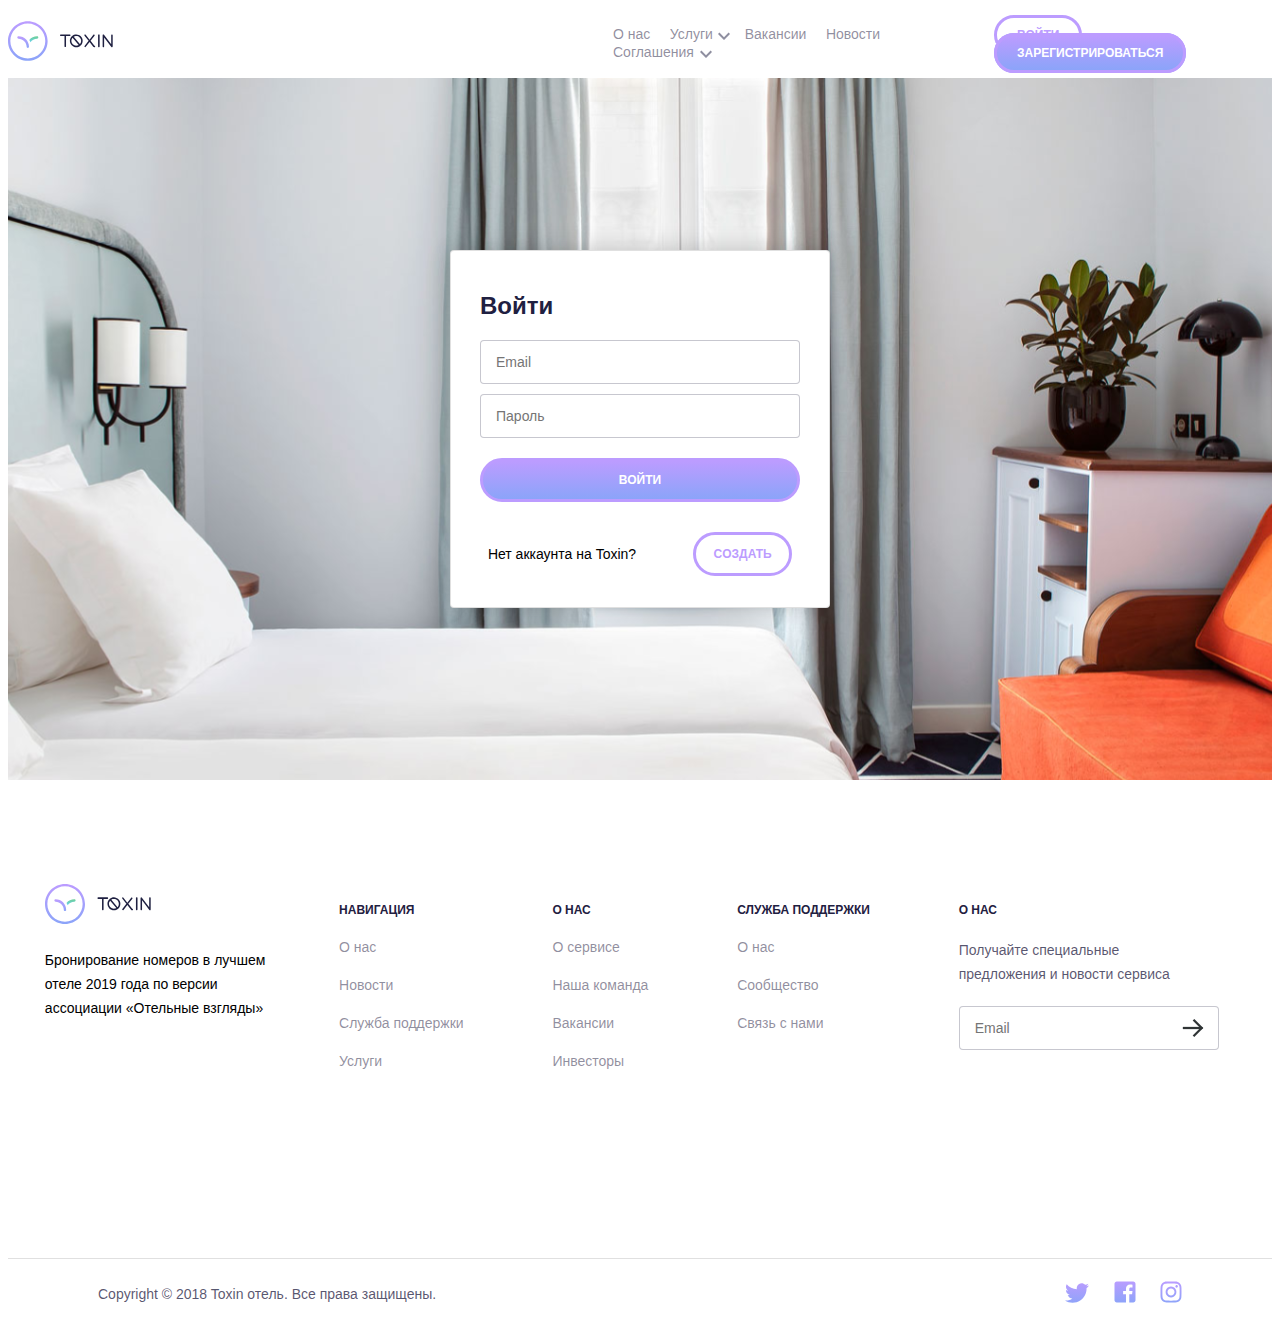
<file: login.html>
<!DOCTYPE html>
<html lang="en">
  <head>
    <meta charset="UTF-8" />
    <meta http-equiv="X-UA-Compatible" content="IE=edge" />
    <meta name="viewport" content="width=device-width, initial-scale=1.0" />
    <link rel="stylesheet" href="loginStyles.css" />
    <title>Логин</title>
  </head>
  <body>
    <header>
      <script src="header.js"></script>
    </header>
    <main>
      <script src="login_main_content.js"></script>
    </main>
    <footer>
      <script src="footer.js"></script>
    </footer>
  </body>
</html>
</file>
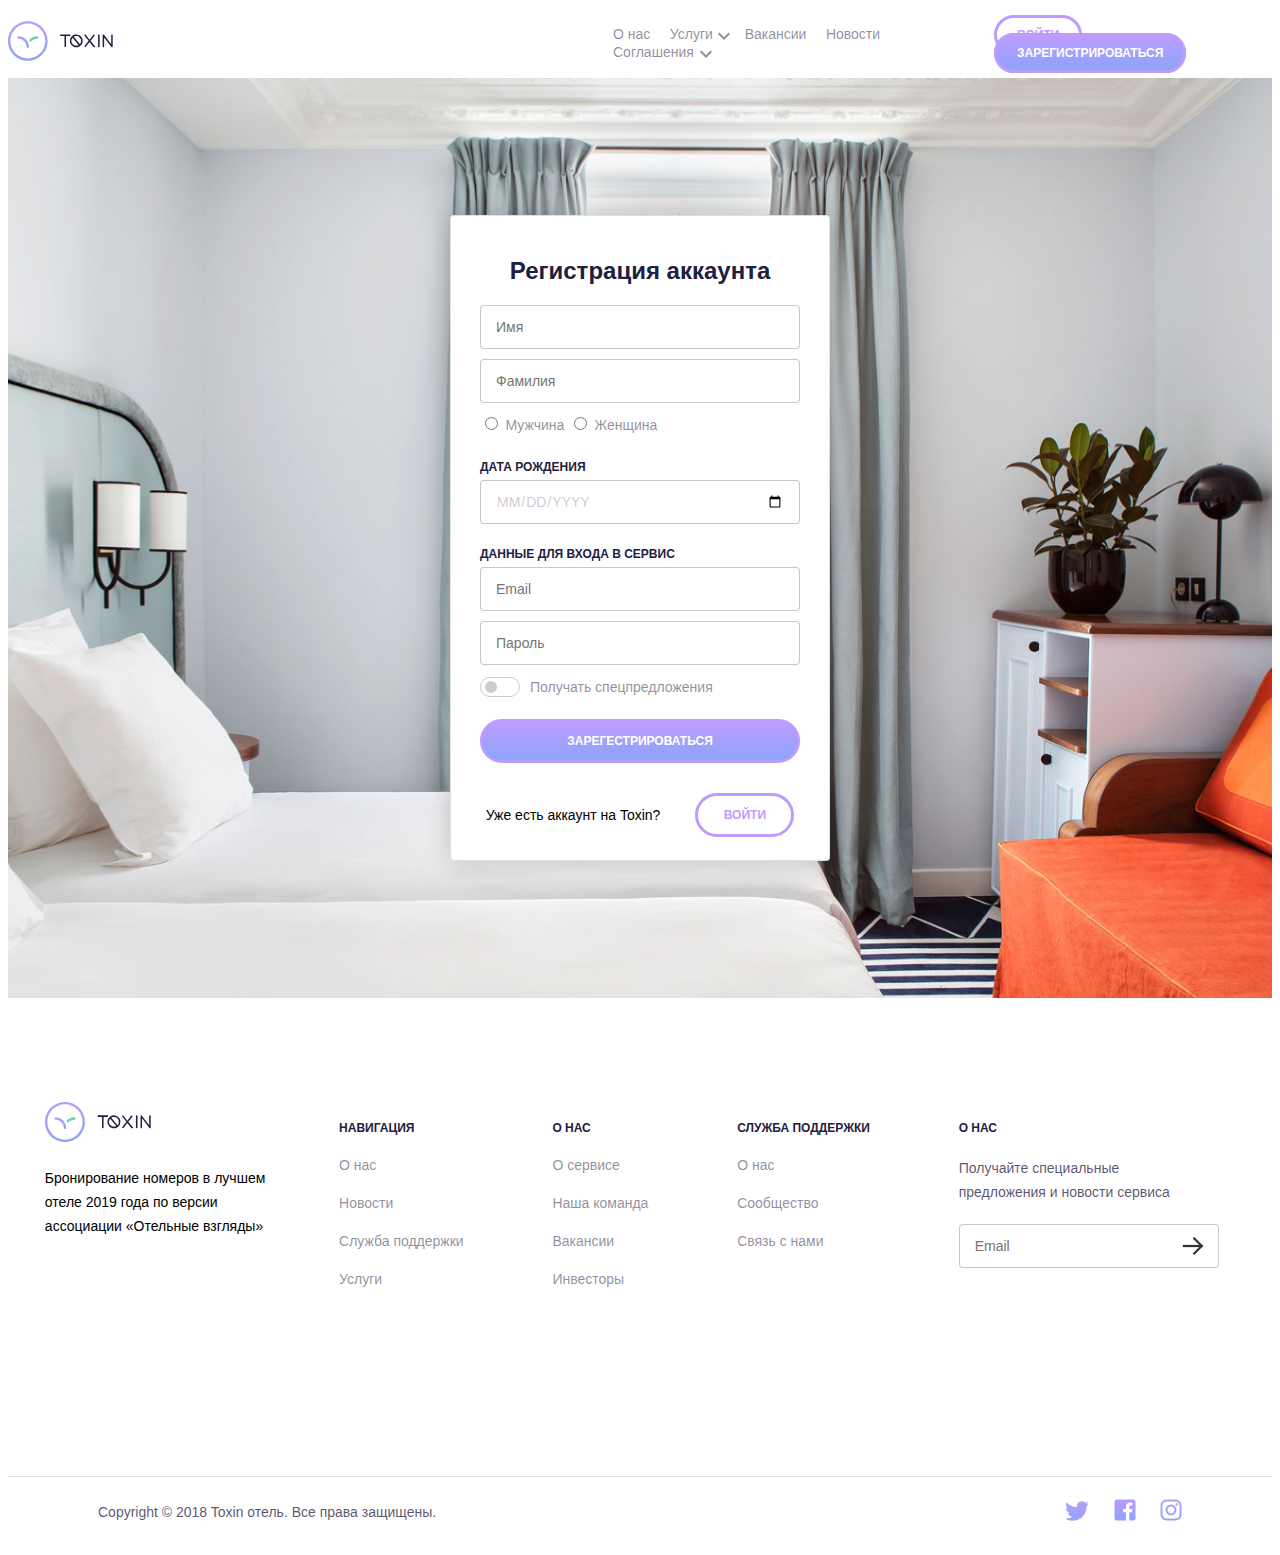
<file: registration.html>
<!DOCTYPE html>
<html lang="en">
  <head>
    <meta charset="UTF-8" />
    <meta http-equiv="X-UA-Compatible" content="IE=edge" />
    <meta name="viewport" content="width=device-width, initial-scale=1.0" />
    <link rel="stylesheet" href="regStyles.css" />
    <title>Регистрация</title>
  </head>
  <body>
    <header>
      <script src="header.js"></script></header>
    <main>
      <script src="reg_main_content.js"></script>
    </main>
    <footer>
      <script src="footer.js"></script>
    </footer>
  </body>
</html>
</file>
<file: loginStyles.css>
*,
* {
  font-family: "Montserrat", sans-serif;
  background-color: white;
}

/* header */
header {
  height: 70px;
  display: flex;
  align-items: center;
  justify-content: center;
}

.logo_block {
  margin-right: 500px;
}

.nav {
  margin-right: 20px;
}

.logo {
  width: 105px;
  height: 40px;
}

.nav_all,
.bot_nav {
  list-style-type: none;
  padding-left: 0px;
}

.nav_item {
  display: inline;
  margin-right: 15px;
}

.expand_menu {
  position: relative;
  margin-right: 28px;
}

.nav_all a,
.bot_nav a {
  text-decoration: none;
  font-style: normal;
  font-weight: normal;
  font-size: 14px;
  line-height: 17px;
  color: rgba(31, 32, 65, 0.5);
}

.nav_item a:hover {
  border-bottom: 2px solid rgb(145, 12, 189);
}

.expand_menu:hover .arrow_down {
  transform: rotate(180deg);
  transition: all 0.5s;
}

.expand_menu:not(:hover) .arrow_down {
  transform: rotate(0deg);
  transition: all 0.5s;
}

.arrow_down {
  min-width: 10px;
  right: -13px;
  height: 8px;
  top: 7px;
  position: absolute;
}

.arrow_down-2 {
  right: -18px;
}

/* Кнопки */

.entire_block {
  margin: 0px;
  display: inline;
}

.login {
  display: inline;
  max-width: 99px;
  height: 34px;
  margin-right: 20px;
}

.regist {
  display: inline;
  max-width: 196px;
  height: 34px;
}

.button,
.guest-btn {
  text-decoration: none;
  font-style: normal;
  font-weight: bold;
  font-size: 12px;
  line-height: 15px;
}

.button_login {
  background-color: transparent;
  border: 3px solid #bc9cff;
  color: #bc9cff;
  border-radius: 26px;
  padding: 10px 20px;
  box-sizing: border-box;
}

.button_login:hover {
  background: linear-gradient(180deg, #bc9cff 0%, #8ba4f9 100%);
  color: white;
  transition: all 0.3s;
}

.button_reg,
.guest-btn {
  background: linear-gradient(180deg, #bc9cff 0%, #8ba4f9 100%);
  padding: 10px 20px;
  border-radius: 26px;
  color: #ffffff;
  border: 3px solid #bc9cff;
}

.button_reg:hover,
.guest-btn:hover {
  background: #ffffff;
  border: 3px solid #bc9cff;
  color: #bc9cff;
  transition: all 0.3s;
}

.button_login span,
.button_reg span {
  background-color: transparent;
}

/* Мэин */

.background_form {
  background-image: url(images/background/loginBG.svg);
  background-position-y: -230px;
  background-size: 100% 150%;
  height: 702px;
  display: flex;
  justify-content: center;
  align-items: center;
}

.login_text {
  margin: 0px 0px 20px 0px;
  font-weight: 700;
  font-size: 24px;
  line-height: 29px;
  color: #1f2041;
}

.login_form {
  width: 380px;
  height: 358px;
  display: flex;
  flex-direction: column;
  align-items: center;
  box-sizing: border-box;
  padding: 40px 30px;
  border: 1px solid rgba(0, 0, 0, 0.12);
  box-shadow: 0px 0px 25px rgba(0, 0, 0, 0.2);
  border-radius: 4px;
}

.login-btn {
  width: 320px;
  height: 44px;
  text-transform: uppercase;
  cursor: pointer;
}

.login_email {
  margin-bottom: 10px;
}

.login_pass {
  margin-bottom: 20px;
}

.login_email,
.login_pass {
  border: 1px solid rgba(31, 32, 65, 0.25);
  box-sizing: border-box;
  padding: 0px 15px;
  border-radius: 4px;
  width: 320px;
  height: 44px;
  font-weight: normal;
  font-size: 14px;
  line-height: 18px;
  color: rgba(31, 32, 65, 0.75);
}

.create_login {
  display: flex;
  align-items: center;
  margin-top: 30px;
}

.no_acc {
  font-style: normal;
  font-weight: 400;
  font-size: 14px;
  line-height: 18px;
  color: #000000;
  margin: 0px;
}

.btn_create_login {
  display: flex;
  justify-content: center;
  align-items: center;
  margin-left: 57px;
  width: 99px;
  height: 44px;
}

/* Нижняя навигация */

.bottom_nav {
  display: flex;
  width: 100%;
  justify-content: space-around;
  padding-top: 104px;
  height: 374px;
}

.logo_and_descript h2 {
  margin-top: 20px;
  font-style: normal;
  font-weight: normal;
  font-size: 14px;
  line-height: 24px;
}

.head_nav a {
  cursor: pointer;
  font-style: normal;
  font-weight: bold;
  font-size: 12px;
  line-height: 15px;
  margin: 0px 0px 5px 0px;
  text-transform: uppercase;
  color: #1f2041;
}

.nav_item_bot {
  display: block;
  margin-bottom: 20px;
}

.subs_info {
  font-style: normal;
  font-weight: normal;
  font-size: 14px;
  line-height: 24px;
  color: rgba(31, 32, 65, 0.75);
  margin-bottom: 20px;
}

.subs_field {
  position: relative;
}

.subs_input {
  border: 1px solid rgba(31, 32, 65, 0.25);
  box-sizing: border-box;
  padding: 0px 15px;
  border-radius: 4px;
  width: 260px;
  height: 44px;
  font-weight: normal;
  font-size: 14px;
  line-height: 18px;
  color: rgba(31, 32, 65, 0.75);
}

.subs_btn {
  border: none;
}

.subs_btn img {
  width: 24px;
  height: 24px;
  border: none;
  cursor: pointer;
  position: absolute;
  right: 30px;
  bottom: 10px;
}

.upper_foot {
  display: flex;
  justify-content: center;
}

.bottom_foot {
  border-top: 1px solid rgb(224, 224, 224);
  display: flex;
  height: 70px;
  align-items: center;
  justify-content: space-between;
}

.rights h3 {
  font-style: normal;
  font-weight: normal;
  font-size: 14px;
  line-height: 17px;
  color: rgba(31, 32, 65, 0.75);
  margin: 0px;
  margin-left: 90px;
}

.social {
  margin: 0px;
  margin-right: 90px;
}

.social_item:not(:last-child) {
  margin-right: 20px;
}
</file>
<file: regStyles.css>
*,
* {
  font-family: "Montserrat", sans-serif;
  background-color: white;
}

/* header */
header {
  height: 70px;
  display: flex;
  align-items: center;
  justify-content: center;
}

.logo_block {
  margin-right: 500px;
}

.nav {
  margin-right: 20px;
}

.logo {
  width: 105px;
  height: 40px;
}

.nav_all,
.bot_nav {
  list-style-type: none;
  padding-left: 0px;
}

.nav_item {
  display: inline;
  margin-right: 15px;
}

.expand_menu {
  position: relative;
  margin-right: 28px;
}

.nav_all a,
.bot_nav a {
  text-decoration: none;
  font-style: normal;
  font-weight: normal;
  font-size: 14px;
  line-height: 17px;
  color: rgba(31, 32, 65, 0.5);
}

.nav_item a:hover {
  border-bottom: 2px solid rgb(145, 12, 189);
}

.expand_menu:hover .arrow_down {
  transform: rotate(180deg);
  transition: all 0.5s;
}

.expand_menu:not(:hover) .arrow_down {
  transform: rotate(0deg);
  transition: all 0.5s;
}

.arrow_down {
  min-width: 10px;
  right: -13px;
  height: 8px;
  top: 7px;
  position: absolute;
}

.arrow_down-2 {
  right: -18px;
}

/* Кнопки */

.entire_block {
  margin: 0px;
  display: inline;
}

.login {
  display: inline;
  max-width: 99px;
  height: 34px;
  margin-right: 20px;
}

.regist {
  display: inline;
  max-width: 196px;
  height: 34px;
}

.button,
.guest-btn {
  text-decoration: none;
  font-style: normal;
  font-weight: bold;
  font-size: 12px;
  line-height: 15px;
}

.button_login {
  background-color: transparent;
  border: 3px solid #bc9cff;
  color: #bc9cff;
  border-radius: 26px;
  padding: 10px 20px;
  box-sizing: border-box;
}

.button_login:hover {
  background: linear-gradient(180deg, #bc9cff 0%, #8ba4f9 100%);
  color: white;
  transition: all 0.3s;
}

.button_reg,
.guest-btn {
  background: linear-gradient(180deg, #bc9cff 0%, #8ba4f9 100%);
  padding: 10px 20px;
  border-radius: 26px;
  color: #ffffff;
  border: 3px solid #bc9cff;
}

.button_reg:hover,
.guest-btn:hover {
  background: #ffffff;
  border: 3px solid #bc9cff;
  color: #bc9cff;
  transition: all 0.3s;
}

.button_login span,
.button_reg span {
  background-color: transparent;
}

/* Мэин */

.background_form {
  background-image: url(images/background/loginBG.svg);
  background-position-y: -230px;
  background-size: 100% 150%;
  background-repeat: no-repeat;
  height: 920px;
  display: flex;
  justify-content: center;
  align-items: center;
}

.login_text {
  margin: 0px 0px 20px 0px;
  font-weight: 700;
  font-size: 24px;
  line-height: 29px;
  color: #1f2041;
  text-align: center;
}

.reg_form {
  width: 380px;
  height: 646px;
  display: flex;
  flex-direction: column;
  align-items: center;
  box-sizing: border-box;
  padding: 40px 30px;
  border: 1px solid rgba(0, 0, 0, 0.12);
  box-shadow: 0px 0px 25px rgba(0, 0, 0, 0.2);
  border-radius: 4px;
}

.login-btn {
  width: 320px;
  height: 44px;
  text-transform: uppercase;
  cursor: pointer;
}

.reg_first_name {
  margin-bottom: 10px;
}

.reg_first_name,
.reg_second_name,
#birth,
#email,
#password {
  border: 1px solid rgba(31, 32, 65, 0.25);
  box-sizing: border-box;
  padding: 0px 15px;
  border-radius: 4px;
  width: 320px;
  height: 44px;
  font-weight: normal;
  font-size: 14px;
  line-height: 18px;
  color: rgba(31, 32, 65, 0.75);
  margin-bottom: 10px;
}

.sex_label,
.recieve_spec {
  font-weight: 400;
  font-size: 14px;
  line-height: 24px;
  color: rgba(31, 32, 65, 0.5);
}

#birth {
  margin-top: 5px;
  font-weight: 400;
  font-size: 14px;
  line-height: 24px;
  color: rgba(31, 32, 65, 0.25);
  text-transform: uppercase;
  margin-bottom: 20px;
}

#email {
  margin-top: 5px;
}

.switch {
  position: relative;
  display: inline-block;
  width: 40px;
  height: 20px;
  margin-right: 10px;
}

/* Hide default HTML checkbox */
.switch input {
  display: none;
}

/* The slider */
.slider {
  position: absolute;
  cursor: pointer;
  top: 0;
  left: 0;
  right: 0;
  bottom: 0;
  border: 1px solid #ccc;
  background-color: transparent;
  -webkit-transition: 0.4s;
  transition: 0.4s;
}

.tumbler {
  margin-bottom: 20px;
}

.tumbler_and_text {
  display: flex;
  align-items: center;
}

.slider:before {
  position: absolute;
  content: "";
  height: 12px;
  width: 12px;
  left: 4px;
  bottom: 3px;
  background-color: #ccc;
  -webkit-transition: 0.4s;
  transition: 0.4s;
}

input:checked + .slider {
  background: linear-gradient(180deg, #bc9cff 0%, #8ba4f9 100%);
}

input:focus + .slider {
  box-shadow: 0 0 1px #2196f3;
}

input:checked + .slider:before {
  -webkit-transform: translateX(19px);
  -ms-transform: translateX(19px);
  transform: translateX(19px);
  background-color: white;
}

/* Rounded sliders */
.slider.round {
  border-radius: 34px;
}

.slider.round:before {
  border-radius: 50%;
}

.head_label {
  font-style: normal;
  font-weight: 700;
  font-size: 12px;
  line-height: 15px;
  text-transform: uppercase;
  color: #1f2041;
}

.male_female {
  margin-bottom: 20px;
}

.create_login {
  display: flex;
  align-items: center;
  margin-top: 30px;
}

.no_acc {
  font-style: normal;
  font-weight: 400;
  font-size: 14px;
  line-height: 18px;
  color: #000000;
  margin: 0px;
}

.btn_create_login {
  display: flex;
  justify-content: center;
  align-items: center;
  margin-left: 35px;
  width: 99px;
  height: 44px;
}

/* Нижняя навигация */

.bottom_nav {
  display: flex;
  width: 100%;
  justify-content: space-around;
  padding-top: 104px;
  height: 374px;
}

.logo_and_descript h2 {
  margin-top: 20px;
  font-style: normal;
  font-weight: normal;
  font-size: 14px;
  line-height: 24px;
}

.head_nav a {
  cursor: pointer;
  font-style: normal;
  font-weight: bold;
  font-size: 12px;
  line-height: 15px;
  margin: 0px 0px 5px 0px;
  text-transform: uppercase;
  color: #1f2041;
}

.nav_item_bot {
  display: block;
  margin-bottom: 20px;
}

.subs_info {
  font-style: normal;
  font-weight: normal;
  font-size: 14px;
  line-height: 24px;
  color: rgba(31, 32, 65, 0.75);
  margin-bottom: 20px;
}

.subs_field {
  position: relative;
}

.subs_input {
  border: 1px solid rgba(31, 32, 65, 0.25);
  box-sizing: border-box;
  padding: 0px 15px;
  border-radius: 4px;
  width: 260px;
  height: 44px;
  font-weight: normal;
  font-size: 14px;
  line-height: 18px;
  color: rgba(31, 32, 65, 0.75);
}

.subs_btn {
  border: none;
}

.subs_btn img {
  width: 24px;
  height: 24px;
  border: none;
  cursor: pointer;
  position: absolute;
  right: 30px;
  bottom: 10px;
}

.upper_foot {
  display: flex;
  justify-content: center;
}

.bottom_foot {
  border-top: 1px solid rgb(224, 224, 224);
  display: flex;
  height: 70px;
  align-items: center;
  justify-content: space-between;
}

.rights h3 {
  font-style: normal;
  font-weight: normal;
  font-size: 14px;
  line-height: 17px;
  color: rgba(31, 32, 65, 0.75);
  margin: 0px;
  margin-left: 90px;
}

.social {
  margin: 0px;
  margin-right: 90px;
}

.social_item:not(:last-child) {
  margin-right: 20px;
}
</file>
